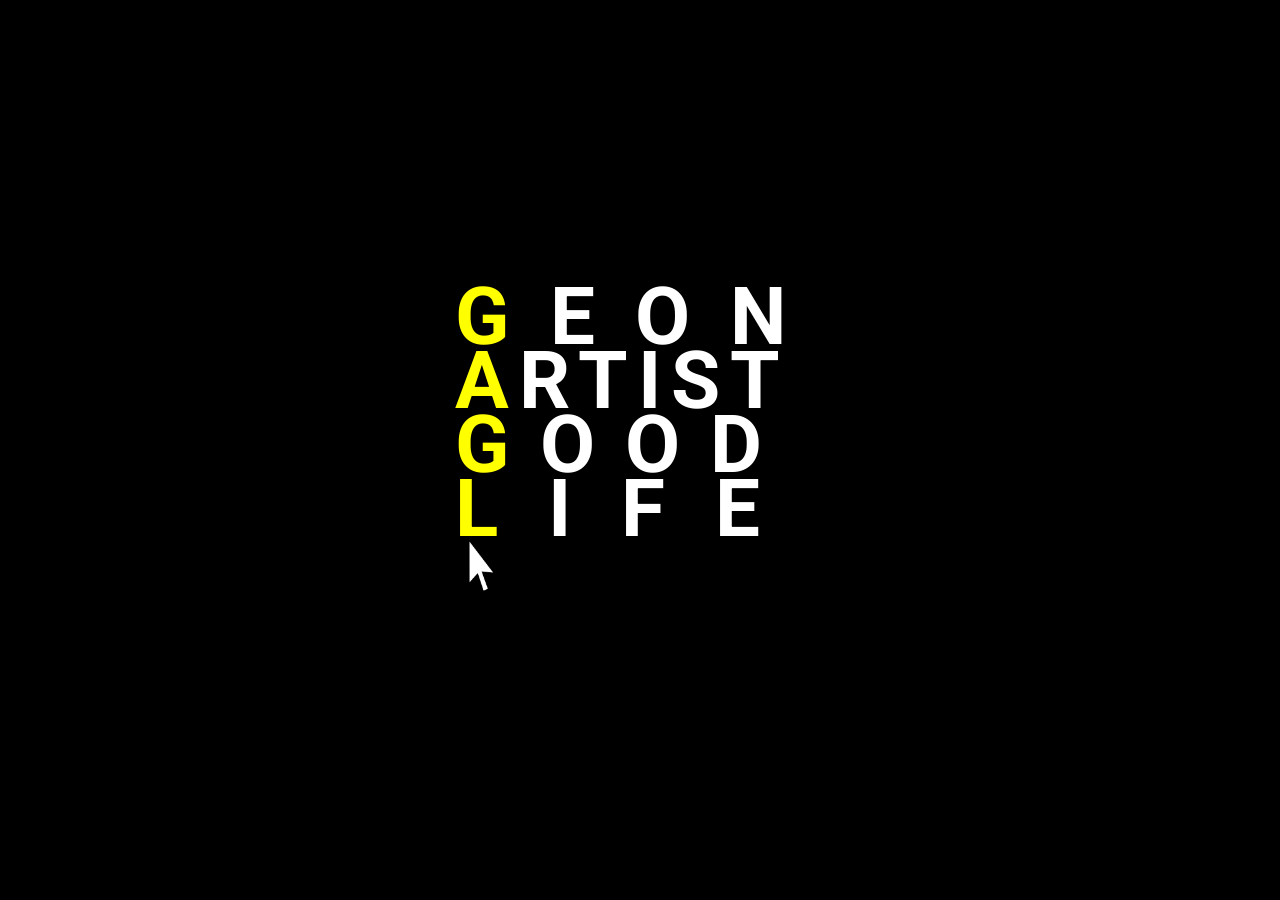
<file: index.html>
<!DOCTYPE html>
<html lang="en">
<head>
    <meta charset="UTF-8">
    <meta name="viewport" content="width=device-width, initial-scale=1.0">
    <title>로딩페이지02</title>
    <link href="css/loading.css" rel="stylesheet">
    <script>
        setTimeout(function(){
            window.location.href="portfolio01/portfolio01.html";
        },2000);
    </script>
</head>
<body>
    <div class="text-box">
        <span>GEON</span>
        <span>ARTIST</span>
        <span>GOOD</span>
        <span>LIFE</span>
        <a href="#"><img src="img/click.png" alt="화살표"></a>
    </div>
</body>
</html>
</file>
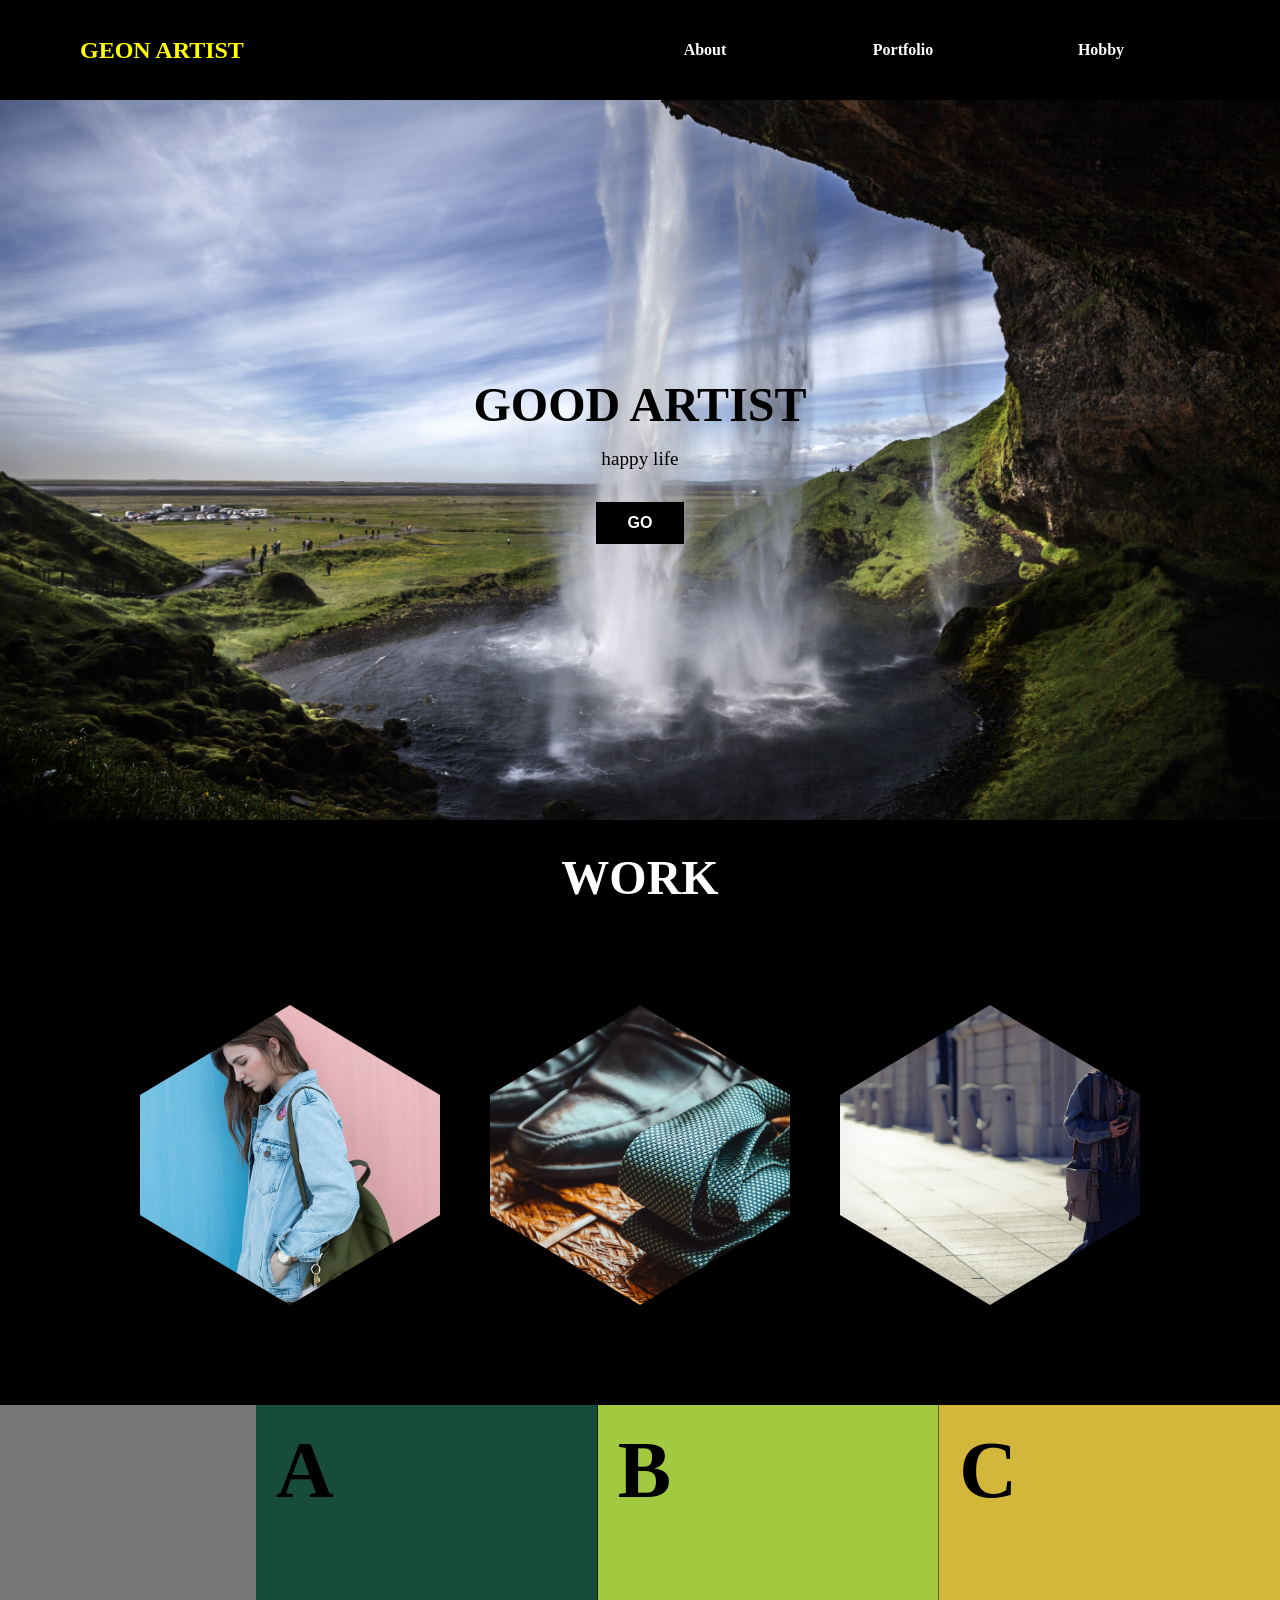
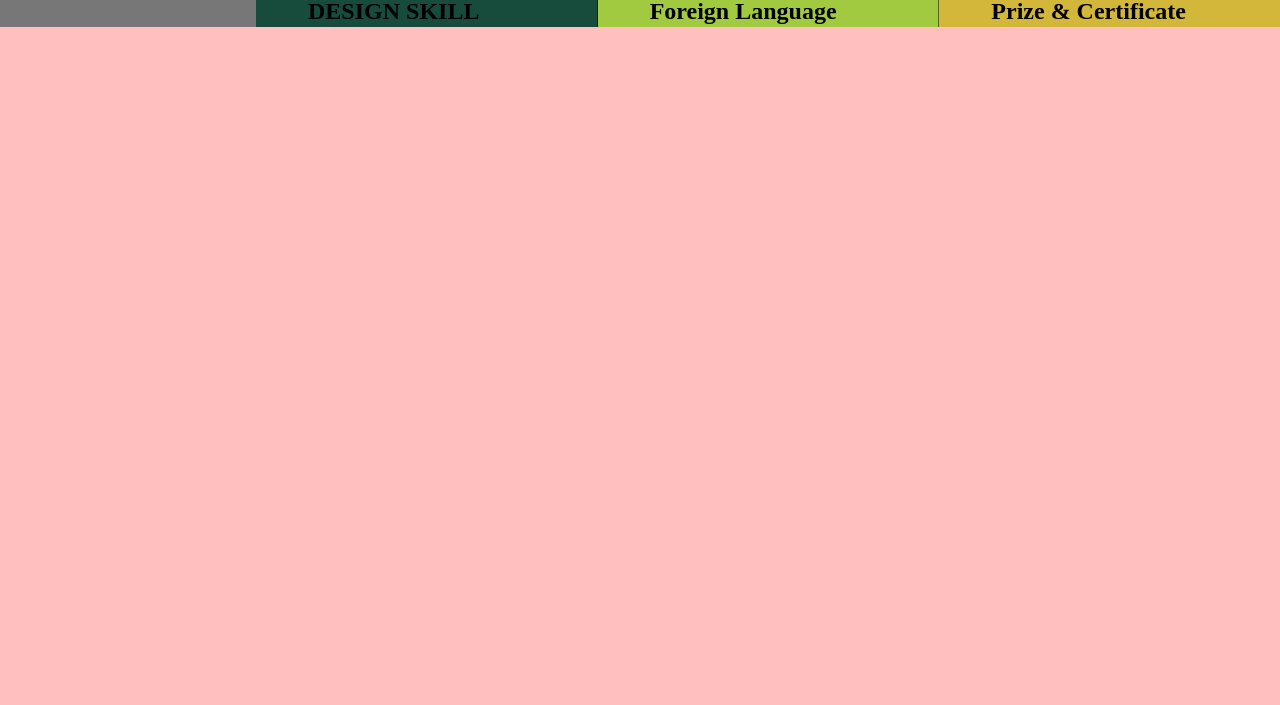
<file: portfolio01/portfolio01.html>
<!DOCTYPE html>
<html lang="en">
<head>
    <meta charset="UTF-8">
    <meta name="viewport" content="width=device-width, initial-scale=1.0">
    <title>나의 포트폴리오</title>
    <link href="css/style.css" rel="stylesheet">
</head>
<body>
    <header>
        <div class="logo">GEON ARTIST</div>
        <nav class="navbar">
            <ul class="menu">
                <li class="menu-item"><a href="#">About</a></li>
                <li class="menu-item"><a href="#">Portfolio</a>
                    <ul class="submenu">
                        <li><a href="#">Book</a></li>
                        <li><a href="#">Exhibition</a></li>
                        <li><a href="#">Poster</a></li>
                        <li><a href="#">Project</a></li>
                    </ul>
                </li>
                <li class="menu-item"><a href="#">Hobby</a></li>
            </ul>
        </nav>
    </header>

    <section class="hero">
        <div class="hero-content">
            <h1>GOOD ARTIST</h1>
            <p>happy life</p>
            <button class="cta-btn">GO</button>
        </div>
    </section>

    <section class="t_work">
        <h1>WORK</h1>
            <div class="work">
                <div class="hexa">
                    <div class="shape">
                        <div class="cap">
                            <div>
                                <h3>Bag</h3>
                                <p>대나무로 제작된 가방</p>
                            </div>                            
                        </div>
                        <img src="img/img01.jpg" alt="Bag">
                    </div>
                </div>
                <div class="hexa">
                    <div class="shape">
                        <div class="cap">
                            <div>
                                <h3>Necktie</h3>
                                <p>패션 아이템</p>
                            </div>                            
                        </div>
                        <img src="img/img02.jpg" alt="Necktie">
                    </div>
                </div>
                <div class="hexa">
                    <div class="shape">
                        <div class="cap">
                            <div>
                                <h3>Skirts</h3>
                                <p>편안한 스커트</p>
                            </div>                            
                        </div>
                        <img src="img/img03.jpg" alt="Skirts">
                    </div>
                </div>
            </div>
    </section>

    <section class="about">
        <div class="section-inner">
            <div class="accordion-content">
                <div class="focus"></div>
                <ul class="accordion">
                    <li>
                        <div class="number">A</div>
                        <div class="info">
                            <h2>DESIGN SKILL</h2>
                            <p>
                                - Photoshop 상<br>
                                - Figma 상<br>
                                - Illustrator 상<br>
                            </p>
                        </div>                        
                    </li>
                    <li>
                        <div class="number">B</div>
                        <div class="info">
                            <h2>Foreign Language</h2>
                            <p>
                                - TOEIC 800<br>
                                - 중국어 중<br>
                                - 영어회화 상<br>
                            </p>
                        </div>                        
                    </li>
                    <li>
                        <div class="number">C</div>
                        <div class="info">
                            <h2>Prize & Certificate</h2>
                            <p>
                                - 2026 디마공 영상공모전 대상<br>
                                - 2026 웹개발기능사<br>
                                - 2026 컴퓨터활용능력 1급<br>
                            </p>
                        </div>                        
                    </li>
                </ul>
            </div>
        </div>
    </section>
</body>
</html>
</file>
<file: css/loading.css>
@charset "utf-8";
@import url('https://fonts.googleapis.com/css2?family=Anton&family=Roboto:ital,wght@0,100..900;1,100..900&display=swap');

*{
    font-family: 'Roboto', sans-serif;
}

body{
    margin: 0;
    font-size: 20px;
    line-height: 1.2rem;
    color: #333;
    background-color: #000;
    display: flex;
    justify-content: center;
    align-items: center;
    height: 100vh;
}

.text-box{
    line-height: 4rem; 
}

.text-box span{
    font-size: 5rem;
    color: #fff;
    font-weight: bold;
    display: block;
}

.text-box span:nth-child(1){
    letter-spacing: 40px;
    
}
.text-box span:nth-child(2){
    letter-spacing: 10px;

}
.text-box span:nth-child(3){
    letter-spacing: 30px;

}
.text-box span:nth-child(4){
    letter-spacing: 50px;

}

.text-box span::first-letter{
    color: #ffff00;
}

.text-box img{
    width: 50px;
}
</file>
<file: portfolio01/css/style.css>
@charset "utf-8";

*{
    margin: 0;
    padding: 0;
    list-style: none;
}

body{
    background-color: #c4dd61;
}

header{
    display: flex;
    align-items: center;
    justify-content: space-between;
    background-color: #000000;
    color: #ffff00;
    position: sticky;
    padding: 0 5rem;
    top: 0;
    height: 100px;
    z-index: 1;
}

.logo{
    font-size: 1.5rem;
    font-weight: bold;
}

.navbar .menu{
    display: flex;
}

.menu-item{
    position: relative;
    text-align: center;
    width: 150px;
    padding: 1.5rem;
}

.navbar a{
    color: #fff;
    text-decoration: none;
    font-size: 16px;
    font-weight: bold;
    display: block;
}

.navbar a:hover{
    color: #ffff00;
}

.submenu{
    display: none;
    top: 100%;
    left: 0;
    position: absolute;
    background-color: #333;
    min-width: 180px;
    z-index: 1;
}

.submenu li{
    border-bottom: 1px solid #555;
}

.submenu li a{
    color: #fff;
    padding: 10px;
    text-decoration: none;
    font-size: 14px;
}

.submenu li a:hover{
    background-color: #ff0;
    color: #420679;
}

.menu-item:hover .submenu{
    display: block;
}

.hero{
    background-image: url(../img/back.jpg);
    background-size: cover;
    background-position: center;
    display: flex;
    justify-content: center;
    align-items: center;
    text-align: center;
    height: 80vh;
    position: relative;
}

.hero-content h1{
    font-size: 3rem;
    margin-bottom: 1rem;
    color: #000;
}

.hero-content p{
    font-size: 1.2rem;
    margin-bottom: 2rem;
    color: #000;
}

.cta-btn{
    background-color: #000;
    color: #fff;
    padding: 0.75rem 2rem;
    border: 0;
    cursor: pointer;
    font-size: 1rem;
    font-weight: bold;
    text-decoration: 0;
    transition: background-color 0.3s ease;
}

.cta-btn:hover{
    background-color: #ff0;
    color: #000;
}

.t_work{
    text-align: center;
    background-color: #000;
    padding-top: 30px;
}

.t_work h1{
    color: #fff;
    font-size: 3rem;

}

.work{
    display: flex;
    justify-content: center;
    align-items: center;
    padding: 100px 0;
    gap: 50px;
}

.hexa{
    width: 300px;
    height: 300px;
    position: relative;
    transition: 0.3s;
}

.hexa:hover{
    transform: translateY(-40px);
}

.shape{
    clip-path: polygon(50% 0, 100% 30%, 100% 70%, 50% 100%, 0 70%, 0 30%);
    width: 100%;
    height: 100%;
    overflow: hidden;
}

.shape img{
    width: 100%;
    height: 100%;
    object-fit: cover;
}

.cap{
    position: absolute;
    width: 100%;
    height: 100%;
    color: #fff;
    display: flex;
    justify-content: center;
    text-align: center;
    align-items: center;
    opacity: 0;
    transition: 0.5s;
}

.hexa:hover .cap{
    opacity: 1;
}

.hexa:nth-child(1) .cap{
    background: linear-gradient(to top, rgb(221,7,210),transparent);
}
.hexa:nth-child(2) .cap{
    background: linear-gradient(to top, rgb(221,7,210),transparent);
}
.hexa:nth-child(3) .cap{
    background: linear-gradient(to top, rgb(221,7,210),transparent);
}


.about{
    width: 100%;
    height: 100vh;
    display: flex;
    justify-content: center;
    align-items: center;
    background-color: #ffbfbf;
}

.section-inner{
    width: 1280px;
    min-height: 100vh;
}

.accordion-content{
    display: flex;
    height: 100%;
}

/* 현재는 비어있지만, 확장이 가능하다 */
.focus{
    flex: 1;    /* 공간을 하나로 차지한다 */
    background-color: #777;
}

.accordion{
    flex: 4;
    display: flex;
    margin: 0;
    padding: 0;
    overflow: hidden;
}

.accordion * {
    transition: all 0.5s ease;
}

.accordion li{
    flex: 1;
    display: flex;
    flex-direction: column;
    justify-content: space-between;
    padding: 20px;
    cursor: pointer;
    position: relative;
    color: #000;
    border-right: 1px solid rgba(0,0,0,0.5);
}

.accordion li:nth-child(1){
    background-color: #174c3c;
}
.accordion li:nth-child(2){
    background-color: #a1ca40;
}
.accordion li:nth-child(3){
    background-color: #d3b73b;
}

.accordion li:last-child{
    border-right: none;
}

.accordion li:hover{
    flex: 4;
}

.accordion:hover li:not(:hover){    /* li:not(:hover) - 한 개의 li 위에 마우스를 올려놓은 것 | not(:hover) - 마우스를 안올린 것 */
    flex: 0.8;
}

.number{
    font-size: 5rem;
    font-weight: bold;
}

.info{
    transform: translateY(50px);
}

.info h2{
    margin: 2rem;
}

.info p{
    opacity: 0; /* 안 보이게 */
    max-height: 0;
    overflow: hidden;
    line-height: 1.6;
}

.accordion li:hover .info{
    transform: translateY(0);
}

.accordion li:hover .info p{
    opacity: 1; /* 보이게 */
    max-height: 200px;
    margin-top: 10px;
}
</file>
